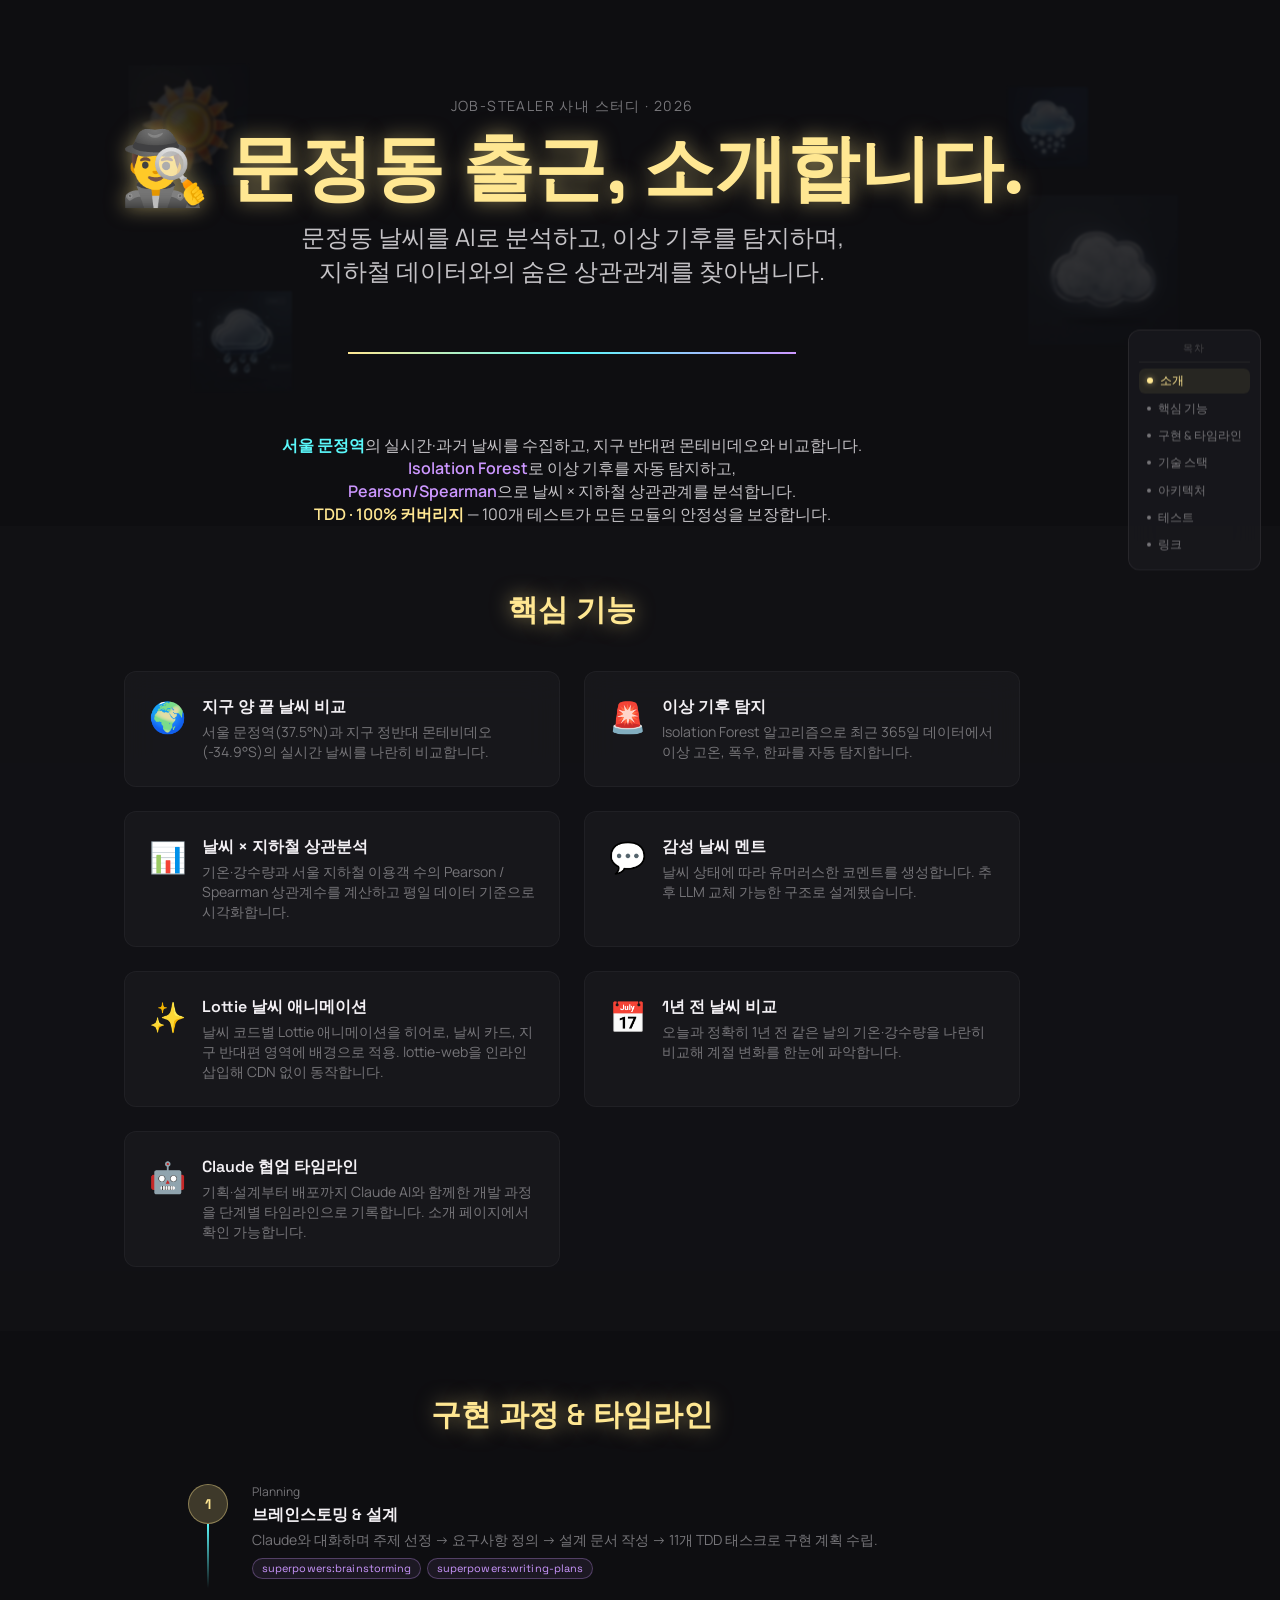
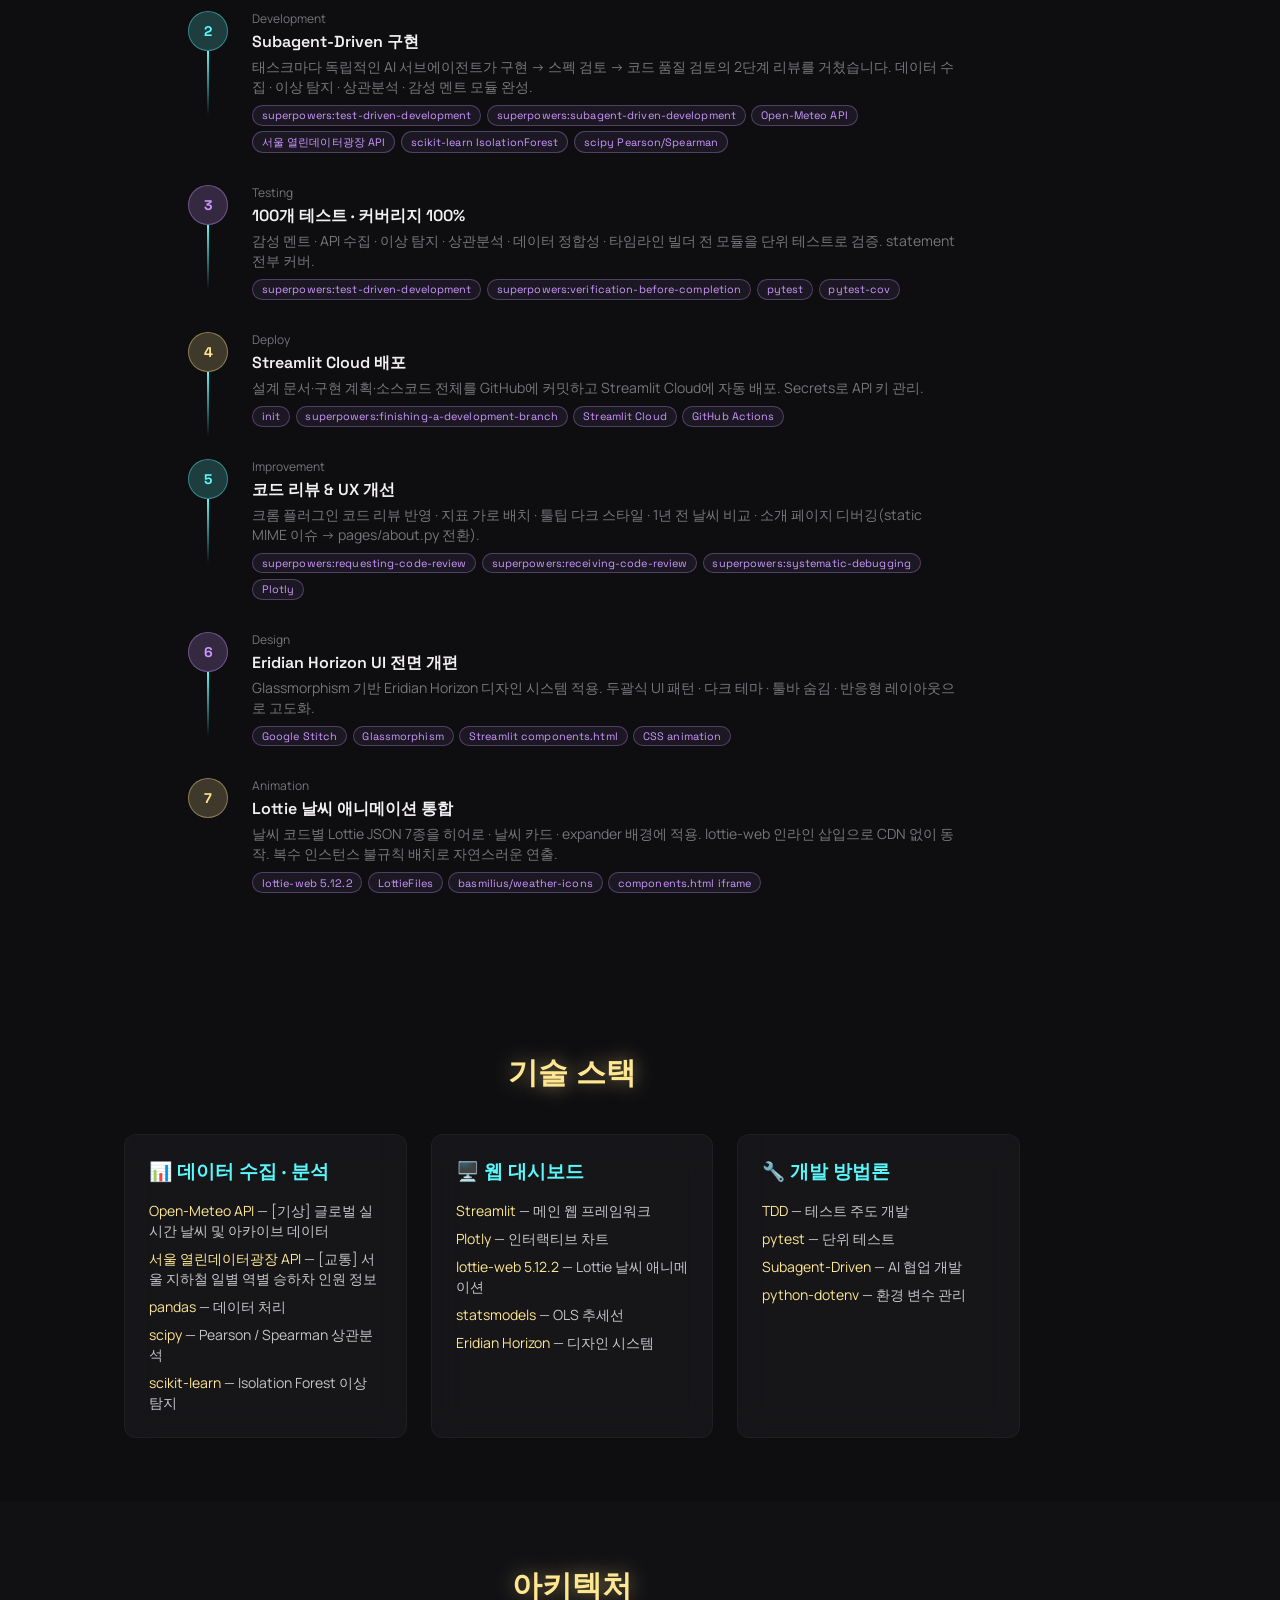
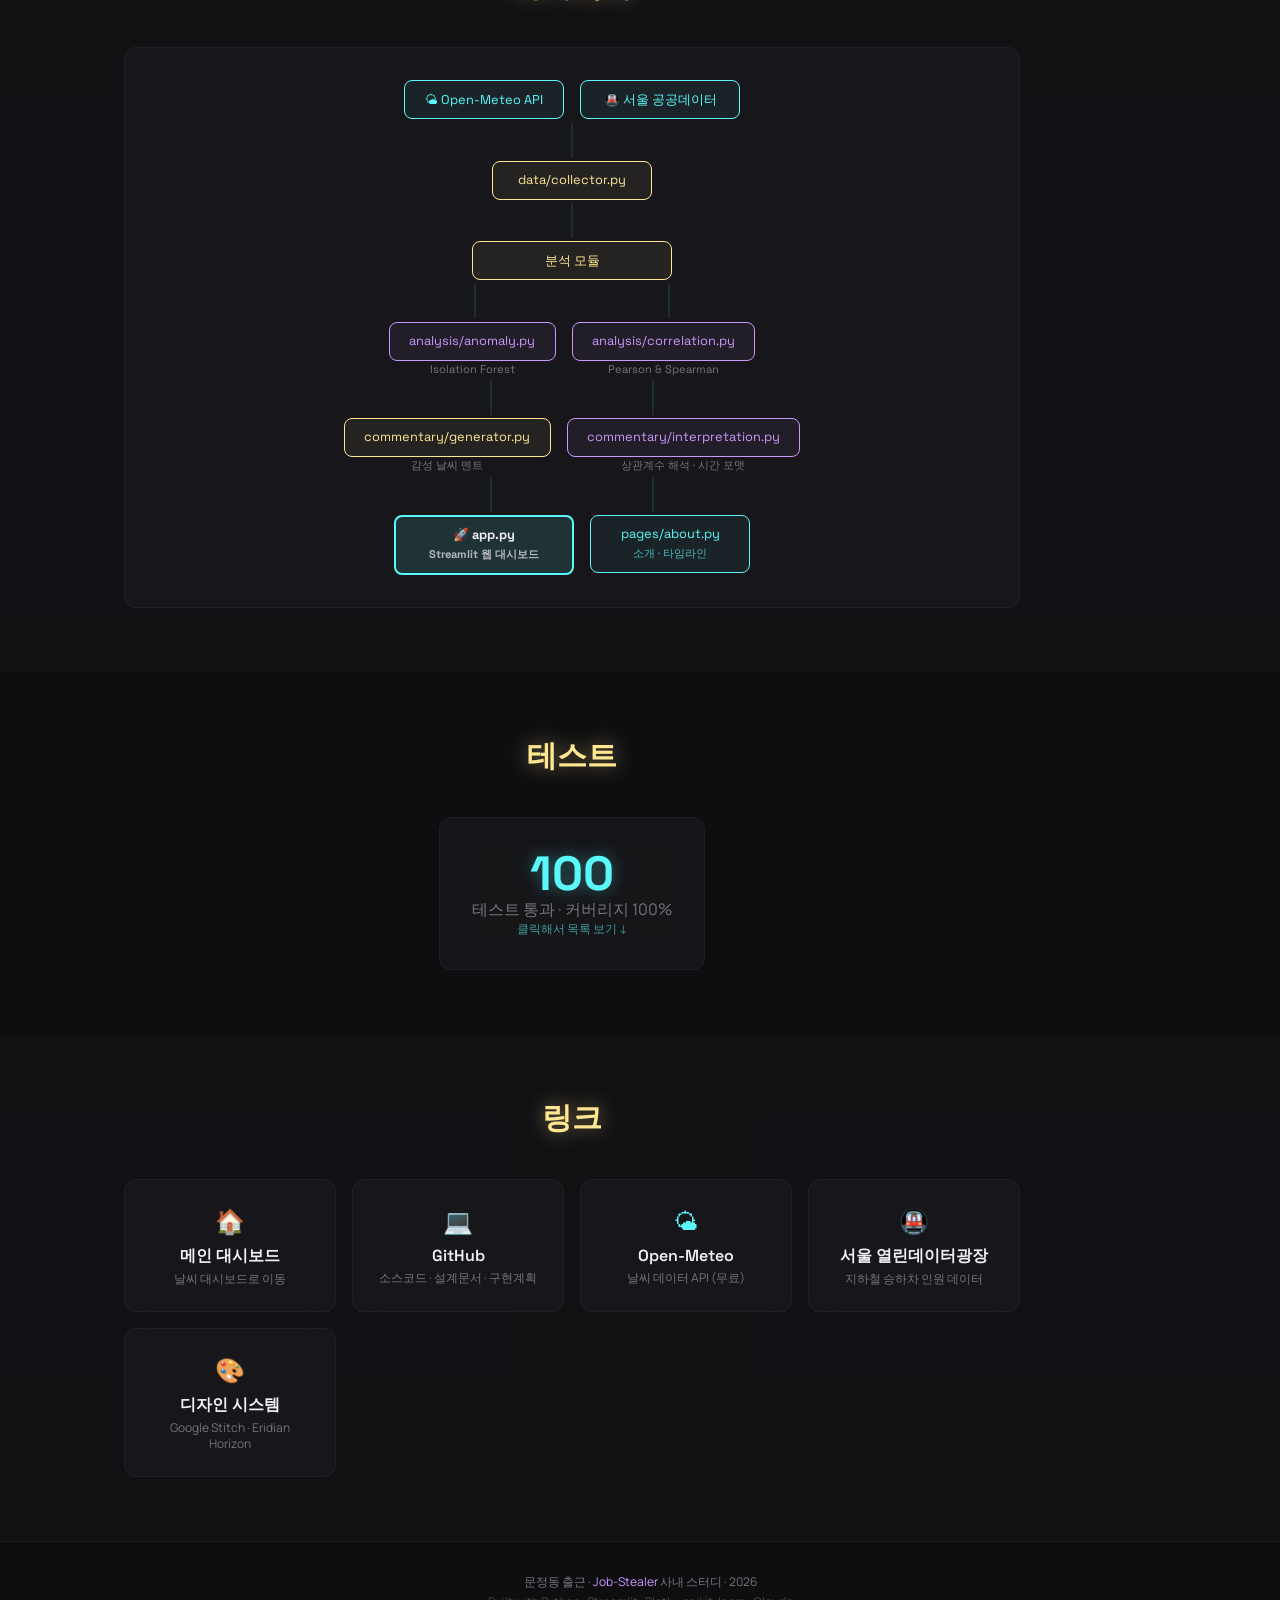
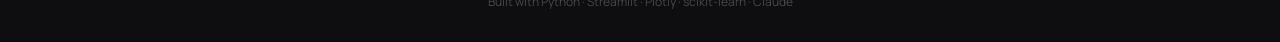
<file: static/about.html>
<!DOCTYPE html>
<html lang="ko" class="dark">

<head>
  <meta charset="utf-8" />
  <meta name="viewport" content="width=device-width, initial-scale=1.0" />
  <title>🌌 프로젝트 소개 페이지</title>
  <link rel="icon" href="favicon.png" />
  <link
    href="https://fonts.googleapis.com/css2?family=Space+Grotesk:wght@300;400;500;600;700&family=Manrope:wght@300;400;500;600;700&display=swap"
    rel="stylesheet" />
  <style>
    *,
    *::before,
    *::after {
      box-sizing: border-box;
      margin: 0;
      padding: 0;
    }

    ul {
      list-style: none;
    }

    body {
      background-color: #0e0e11;
      color: #f3f0f4;
      font-family: 'Manrope', 'Apple SD Gothic Neo', 'Malgun Gothic', sans-serif;
      min-height: 100vh;
    }

    h1,
    h2,
    h3,
    h4 {
      font-family: 'Space Grotesk', 'Apple SD Gothic Neo', 'Malgun Gothic', sans-serif;
    }

    a {
      color: #5af8fb;
      text-decoration: none;
    }

    a:hover {
      text-decoration: underline;
    }

    .glow-gold {
      text-shadow: 0 0 20px rgba(255, 231, 146, .5);
    }

    .glow-cyan {
      text-shadow: 0 0 16px rgba(90, 248, 251, .4);
    }

    .glow-purple {
      text-shadow: 0 0 16px rgba(204, 151, 255, .4);
    }

    .glass {
      background: rgba(31, 31, 35, .5);
      backdrop-filter: blur(16px);
      -webkit-backdrop-filter: blur(16px);
      border: 1px solid rgba(72, 71, 75, .2);
    }

    .gradient-line {
      background: linear-gradient(90deg, #ffe792, #5af8fb, #cc97ff);
      height: 2px;
      border: none;
    }

    .step-connector {
      width: 2px;
      background: linear-gradient(180deg, #5af8fb, transparent);
      margin: 0 auto;
    }

    /* Layout */
    .min-h-screen {
      min-height: 100vh
    }

    .relative {
      position: relative
    }

    .absolute {
      position: absolute
    }

    .inset-0 {
      top: 0;
      right: 0;
      bottom: 0;
      left: 0
    }

    .overflow-hidden {
      overflow: hidden
    }

    .overflow-x-auto {
      overflow-x: auto
    }

    .pointer-events-none {
      pointer-events: none
    }

    .block {
      display: block
    }

    .inline-block {
      display: inline-block
    }

    /* Flex */
    .flex {
      display: flex
    }

    .flex-col {
      flex-direction: column
    }

    .flex-wrap {
      flex-wrap: wrap
    }

    .flex-shrink-0 {
      flex-shrink: 0
    }

    .items-center {
      align-items: center
    }

    .justify-center {
      justify-content: center
    }

    .gap-4 {
      gap: 1rem
    }

    .gap-6 {
      gap: 1.5rem
    }

    /* Grid */
    .grid {
      display: grid
    }

    .grid-cols-1 {
      grid-template-columns: 1fr
    }

    .grid-cols-2 {
      grid-template-columns: repeat(2, 1fr)
    }

    /* Space */
    .space-y-0>*+* {
      margin-top: 0
    }

    .space-y-2>*+* {
      margin-top: .5rem
    }

    /* Size */
    .max-w-4xl {
      max-width: 56rem
    }

    .max-w-3xl {
      max-width: 48rem
    }

    .max-w-2xl {
      max-width: 42rem
    }

    .max-w-md {
      max-width: 28rem
    }

    .w-10 {
      width: 2.5rem
    }

    .h-10 {
      height: 2.5rem
    }

    .h-16 {
      height: 4rem
    }

    /* Margin */
    .mx-auto {
      margin-left: auto;
      margin-right: auto
    }

    .mt-1 {
      margin-top: .25rem
    }

    .mt-16 {
      margin-top: 4rem
    }

    .mb-1 {
      margin-bottom: .25rem
    }

    .mb-2 {
      margin-bottom: .5rem
    }

    .mb-4 {
      margin-bottom: 1rem
    }

    .mb-8 {
      margin-bottom: 2rem
    }

    .mb-10 {
      margin-bottom: 2.5rem
    }

    .mb-12 {
      margin-bottom: 3rem
    }

    /* Padding */
    .pt-24 {
      padding-top: 6rem
    }

    .pb-20 {
      padding-bottom: 5rem
    }

    .pb-8 {
      padding-bottom: 2rem
    }

    .px-6 {
      padding-left: 1.5rem;
      padding-right: 1.5rem
    }

    .py-16 {
      padding-top: 4rem;
      padding-bottom: 4rem
    }

    .py-8 {
      padding-top: 2rem;
      padding-bottom: 2rem
    }

    .p-6 {
      padding: 1.5rem
    }

    .p-8 {
      padding: 2rem
    }

    /* Typography */
    .text-center {
      text-align: center
    }

    .text-5xl {
      font-size: 3rem;
      line-height: 1
    }

    .text-4xl {
      font-size: 2.25rem
    }

    .text-3xl {
      font-size: 1.875rem
    }

    .text-2xl {
      font-size: 1.5rem
    }

    .text-xl {
      font-size: 1.25rem
    }

    .text-sm {
      font-size: .875rem;
      line-height: 1.25rem
    }

    .text-xs {
      font-size: .75rem;
      line-height: 1rem
    }

    .font-bold {
      font-weight: 700
    }

    .font-semibold {
      font-weight: 600
    }

    .font-medium {
      font-weight: 500
    }

    .font-headline {
      font-family: 'Space Grotesk', 'Apple SD Gothic Neo', 'Malgun Gothic', sans-serif
    }

    .font-body {
      font-family: 'Manrope', 'Apple SD Gothic Neo', 'Malgun Gothic', sans-serif
    }

    .tracking-widest {
      letter-spacing: .1em
    }

    .uppercase {
      text-transform: uppercase
    }

    /* Colors */
    .text-primary {
      color: #ffe792
    }

    .text-secondary {
      color: #5af8fb
    }

    .text-tertiary {
      color: #cc97ff
    }

    .text-on-surface {
      color: #f3f0f4
    }

    .text-muted {
      color: #767579
    }

    .text-on-surface\/80 {
      color: rgba(243, 240, 244, .8)
    }

    .bg-surface\/30 {
      background-color: rgba(25, 25, 29, .3)
    }

    .bg-primary\/10 {
      background-color: rgba(255, 231, 146, .1)
    }

    .bg-primary\/20 {
      background-color: rgba(255, 231, 146, .2)
    }

    .bg-secondary\/20 {
      background-color: rgba(90, 248, 251, .2)
    }

    .bg-tertiary\/20 {
      background-color: rgba(204, 151, 255, .2)
    }

    /* Gradient */
    .bg-gradient-to-b {
      background-image: linear-gradient(to bottom, var(--tw-gradient-from, transparent), var(--tw-gradient-to, transparent))
    }

    .from-primary\/5 {
      --tw-gradient-from: rgba(255, 231, 146, .05)
    }

    .to-transparent {
      --tw-gradient-to: transparent
    }

    /* Borders */
    .border {
      border-width: 1px;
      border-style: solid
    }

    .border-t {
      border-top: 1px solid
    }

    .border-primary\/30 {
      border-color: rgba(255, 231, 146, .3)
    }

    .border-primary\/40 {
      border-color: rgba(255, 231, 146, .4)
    }

    .border-secondary\/40 {
      border-color: rgba(90, 248, 251, .4)
    }

    .border-tertiary\/40 {
      border-color: rgba(204, 151, 255, .4)
    }

    .border-outline\/30 {
      border-color: rgba(72, 71, 75, .3)
    }

    .rounded-full {
      border-radius: 9999px
    }

    .rounded-xl {
      border-radius: .75rem
    }

    /* Transitions & hover */
    .transition {
      transition: all 150ms ease
    }

    .hover\:bg-secondary\/5:hover {
      background-color: rgba(90, 248, 251, .05)
    }

    .hover\:bg-secondary\/10:hover {
      background-color: rgba(90, 248, 251, .1)
    }

    .hover\:bg-primary\/10:hover {
      background-color: rgba(255, 231, 146, .1)
    }

    .hover\:bg-primary\/20:hover {
      background-color: rgba(255, 231, 146, .2)
    }

    /* Responsive */
    @media(min-width:768px) {
      .md\:text-7xl {
        font-size: 4.5rem;
        line-height: 1
      }

      .md\:text-2xl {
        font-size: 1.5rem
      }

      .md\:grid-cols-2 {
        grid-template-columns: repeat(2, 1fr)
      }

      .md\:grid-cols-3 {
        grid-template-columns: repeat(3, 1fr)
      }

      .md\:grid-cols-4 {
        grid-template-columns: repeat(4, 1fr)
      }
    }

    /* Skill badge */
    .skill-badge {
      display: inline-block;
      font-size: .68rem;
      font-family: 'Space Grotesk', monospace;
      padding: .15rem .55rem;
      border-radius: 9999px;
      background: rgba(204, 151, 255, .08);
      border: 1px solid rgba(204, 151, 255, .3);
      color: #cc97ff;
      letter-spacing: .01em;
    }

    /* Timeline */
    .tl-list {
      display: flex;
      flex-direction: column;
      gap: 0;
    }

    .tl-item {
      display: flex;
      gap: 1rem;
    }

    .tl-spine {
      display: flex;
      flex-direction: column;
      align-items: center;
      flex-shrink: 0;
    }

    .tl-dot {
      width: 2rem;
      height: 2rem;
      border-radius: 9999px;
      background: rgba(90, 248, 251, .1);
      border: 1px solid rgba(90, 248, 251, .3);
      display: flex;
      align-items: center;
      justify-content: center;
      font-size: .9rem;
      flex-shrink: 0;
    }

    .tl-connector {
      width: 1px;
      background: rgba(90, 248, 251, .2);
      flex: 1;
      min-height: 1.5rem;
    }

    .tl-content {
      padding-bottom: 1.5rem;
      flex: 1;
    }

    .tl-meta {
      display: flex;
      align-items: center;
      gap: .5rem;
      margin-bottom: .25rem;
      flex-wrap: wrap;
    }

    .tl-date {
      font-size: .72rem;
      color: #767579;
      font-family: 'Space Grotesk', monospace;
    }

    .tl-badge {
      font-size: .68rem;
      font-family: 'Space Grotesk', monospace;
      padding: .1rem .5rem;
      border-radius: 9999px;
    }

    .tl-badge--planning {
      background: rgba(255, 231, 146, .08);
      border: 1px solid rgba(255, 231, 146, .3);
      color: #ffe792;
    }

    .tl-badge--dev {
      background: rgba(90, 248, 251, .08);
      border: 1px solid rgba(90, 248, 251, .3);
      color: #5af8fb;
    }

    .tl-badge--design {
      background: rgba(204, 151, 255, .08);
      border: 1px solid rgba(204, 151, 255, .3);
      color: #cc97ff;
    }

    .tl-badge--fix {
      background: rgba(255, 115, 81, .08);
      border: 1px solid rgba(255, 115, 81, .3);
      color: #ff7351;
    }

    .tl-badge--deploy {
      background: rgba(90, 248, 251, .08);
      border: 1px solid rgba(90, 248, 251, .3);
      color: #5af8fb;
    }

    .tl-badge--other {
      background: rgba(118, 117, 121, .08);
      border: 1px solid rgba(118, 117, 121, .3);
      color: #767579;
    }

    .tl-msg {
      font-size: .85rem;
      color: rgba(243, 240, 244, .8);
      line-height: 1.5;
    }

    /* ── 모달 (테스트 목록) ── */
    .modal-overlay {
      position: absolute;
      inset: 0;
      min-height: 100vh;
      background: rgba(14, 14, 17, 0.8);
      backdrop-filter: blur(8px);
      -webkit-backdrop-filter: blur(8px);
      z-index: 9999;
      display: flex;
      align-items: center;
      justify-content: center;
      opacity: 0;
      pointer-events: none;
      transition: opacity 0.3s ease;
    }

    .modal-overlay.active {
      opacity: 1;
      pointer-events: auto;
    }

    .modal-content {
      width: 90%;
      max-width: 650px;
      max-height: 85vh;
      display: flex;
      flex-direction: column;
      transform: translateY(20px);
      transition: transform 0.3s ease;
      background: rgba(25, 25, 29, 0.95);
      backdrop-filter: blur(16px);
      -webkit-backdrop-filter: blur(16px);
      border: 1px solid rgba(90, 248, 251, 0.2);
      border-radius: 1rem;
      box-shadow: 0 20px 50px rgba(0, 0, 0, 0.7);
    }

    .modal-overlay.active .modal-content {
      transform: translateY(0);
    }

    .modal-header {
      display: flex;
      justify-content: space-between;
      align-items: center;
      padding: 1.5rem 1.5rem 1rem;
      border-bottom: 1px solid rgba(72, 71, 75, 0.3);
    }

    .modal-body {
      overflow-y: auto;
      padding: 1rem 1.5rem 1.5rem;
      flex: 1;
    }

    .modal-body::-webkit-scrollbar {
      width: 6px;
    }

    .modal-body::-webkit-scrollbar-thumb {
      background: rgba(90, 248, 251, 0.3);
      border-radius: 3px;
    }

    .modal-close {
      background: transparent;
      border: none;
      color: #767579;
      font-size: 1.8rem;
      cursor: pointer;
      transition: color 0.2s;
      line-height: 1;
      padding: 0.2rem 0.5rem;
      border-radius: 0.25rem;
    }

    .modal-close:hover {
      color: #f3f0f4;
      background: rgba(243, 240, 244, 0.05);
    }

    .test-group {
      margin-top: .75rem;
    }

    .test-group-title {
      font-size: .68rem;
      font-family: 'Space Grotesk', monospace;
      color: #767579;
      margin-bottom: .3rem;
      text-transform: uppercase;
      letter-spacing: .05em;
    }

    .test-item {
      font-size: .72rem;
      color: rgba(243, 240, 244, .65);
      font-family: 'Space Grotesk', monospace;
      padding: .12rem 0;
      display: flex;
      gap: .5rem;
      align-items: baseline;
    }

    .test-dot {
      color: #5af8fb;
      flex-shrink: 0;
    }

    .test-desc {
      color: #767579;
    }

    /* ── 플로팅 목차 ── */
    .floating-toc {
      position: fixed;
      right: 1.2rem;
      top: 50%;
      transform: translateY(-50%);
      z-index: 1000;
      background: rgba(25, 25, 29, 0.88);
      backdrop-filter: blur(16px);
      -webkit-backdrop-filter: blur(16px);
      border: 1px solid rgba(72, 71, 75, 0.35);
      border-radius: 0.75rem;
      padding: 0.75rem 0.625rem;
      display: flex;
      flex-direction: column;
      gap: 0.15rem;
    }

    .toc-title {
      font-family: 'Space Grotesk', monospace;
      font-size: 0.6rem;
      color: #48474b;
      letter-spacing: 0.1em;
      text-transform: uppercase;
      text-align: center;
      padding-bottom: 0.4rem;
      border-bottom: 1px solid rgba(72, 71, 75, 0.3);
      margin-bottom: 0.2rem;
    }

    .toc-link {
      display: flex;
      align-items: center;
      gap: 0.45rem;
      padding: 0.28rem 0.5rem;
      border-radius: 0.375rem;
      font-size: 0.72rem;
      font-family: 'Manrope', sans-serif;
      color: #767579;
      text-decoration: none;
      transition: all 150ms ease;
      white-space: nowrap;
    }

    .toc-link:hover {
      color: #acaaae;
      background: rgba(72, 71, 75, 0.2);
      text-decoration: none;
    }

    .toc-link.toc-active {
      color: #ffe792;
      background: rgba(255, 231, 146, 0.07);
    }

    .toc-dot {
      width: 4px;
      height: 4px;
      border-radius: 50%;
      background: currentColor;
      flex-shrink: 0;
      transition: all 150ms ease;
    }

    .toc-link.toc-active .toc-dot {
      width: 6px;
      height: 6px;
      box-shadow: 0 0 6px rgba(255, 231, 146, 0.6);
    }


    /* Scroll Reveal */
    .reveal {
      opacity: 0;
      transform: translateY(30px);
      transition: all 0.8s cubic-bezier(0.25, 0.46, 0.45, 0.94);
    }

    .reveal.active {
      opacity: 1;
      transform: translateY(0);
    }

    /* Holographic Hover */
    .glass {
      transition: transform 0.3s ease, box-shadow 0.3s ease, background 0.3s ease;
    }

    .hover-hologram:hover {
      transform: translateY(-5px) scale(1.02);
      box-shadow: 0 10px 40px -10px rgba(90, 248, 251, 0.15), 0 0 20px rgba(204, 151, 255, 0.1), inset 0 0 0 1px rgba(90, 248, 251, 0.2);
      background: rgba(31, 31, 35, 0.7);
    }

    /* Animated Data Flow Pipes */
    .pipe {
      width: 2px;
      height: 35px;
      background: rgba(90, 248, 251, 0.1);
      margin: 0.2rem auto;
      position: relative;
      overflow: hidden;
    }

    .pipe::before {
      content: '';
      position: absolute;
      top: -100%;
      left: 0;
      width: 100%;
      height: 100%;
      background: linear-gradient(to bottom, transparent, #5af8fb, #ffe792, transparent);
      animation: pulse-flow 1.5s infinite linear;
    }

    @keyframes pulse-flow {
      0% {
        top: -100%;
      }

      100% {
        top: 100%;
      }
    }

    .pulse-node {
      animation: glow-pulse 2s infinite alternate;
    }

    @keyframes glow-pulse {
      0% {
        box-shadow: 0 0 5px rgba(90, 248, 251, 0.2);
      }

      100% {
        box-shadow: 0 0 20px rgba(90, 248, 251, 0.6);
      }
    }

    /* ── 히어로 플로팅 아이콘 ── */
    .hero-bg-icons {
      position: absolute;
      inset: 0;
      z-index: 0;
      pointer-events: none;
      overflow: hidden;
    }

    .floating-icon {
      position: absolute;
      opacity: 0.15;
      filter: blur(1px);
      animation: hero-float 10s infinite ease-in-out;
    }

    @keyframes hero-float {

      0%,
      100% {
        transform: translateY(0) rotate(0);
      }

      50% {
        transform: translateY(-30px) rotate(5deg);
      }
    }

    .icon-sun {
      top: 15%;
      left: 10%;
      width: 120px;
      animation-duration: 12s;
    }

    .icon-cloud {
      top: 45%;
      right: 8%;
      width: 150px;
      animation-duration: 15s;
      animation-delay: -2s;
    }

    .icon-rain {
      bottom: 10%;
      left: 15%;
      width: 100px;
      animation-duration: 9s;
      animation-delay: -5s;
    }

    .icon-snow {
      top: 20%;
      right: 15%;
      width: 80px;
      animation-duration: 11s;
      animation-delay: -3s;
    }

    @media (min-width: 901px) {
      section {
        padding-right: 10rem !important;
      }
    }

    @media (max-width: 900px) {
      .floating-toc {
        display: none;
      }

      .floating-icon {
        width: 60px !important;
        opacity: 0.1;
      }
    }

    /* ── 모바일 반응형 ──────────────────────────────────────── */
    @media (max-width: 640px) {

      /* 히어로 */
      #hero {
        padding-top: 3rem;
        padding-bottom: 3rem;
      }

      #hero h1 {
        font-size: 2rem;
      }

      #hero p {
        font-size: 1rem;
      }

      /* 아키텍처 노드 */
      .arch-node {
        min-width: 120px;
        font-size: .72rem;
        padding: .5rem .8rem;
      }

      .arch-row {
        gap: .5rem;
        flex-wrap: wrap;
        justify-content: center;
      }

      /* 아키텍처 분기 파이프 간격 축소 */
      .arch-fork-pipes {
        gap: 4rem !important;
      }

      /* 모달 */
      .modal-content {
        width: 95vw !important;
        padding: 0;
      }

      .modal-header,
      .modal-body {
        padding: 1rem !important;
      }

      /* 공통 섹션 패딩 */
      section {
        padding-left: 1rem !important;
        padding-right: 1rem !important;
      }

      /* 타임라인 아이콘 */
      .w-10 {
        width: 2rem;
        height: 2rem;
      }
    }
  </style>
</head>

<body class="min-h-screen">

  <!-- ── 히어로 ───────────────────────────────────────────── -->
  <section id="hero" class="relative overflow-hidden pt-24 pb-20 px-6 text-center">
    <div class="absolute inset-0 bg-gradient-to-b from-primary/10 to-transparent pointer-events-none"></div>

    <!-- 배경 아이콘 레이어 -->
    <div class="hero-bg-icons">
      <img src="../assets/icons/sunny.png" class="floating-icon icon-sun" alt="">
      <img src="../assets/icons/cloudy.png" class="floating-icon icon-cloud" alt="">
      <img src="../assets/icons/rainy.png" class="floating-icon icon-rain" alt="">
      <img src="../assets/icons/snowy.png" class="floating-icon icon-snow" alt="">
    </div>

    <div class="relative z-10">
      <p class="text-muted font-body text-sm tracking-widest uppercase mb-4">Job-Stealer 사내 스터디 · 2026</p>
      <h1 class="text-5xl md:text-7xl font-headline font-bold text-primary glow-gold mb-4">🕵️‍♂️ 문정동 출근, 소개합니다.</h1>
      <p class="text-xl md:text-2xl text-on-surface/80 font-body max-w-2xl mx-auto mb-8">
        문정동 날씨를 AI로 분석하고, 이상 기후를 탐지하며,<br />지하철 데이터와의 숨은 상관관계를 찾아냅니다.
      </p>
      <hr class="gradient-line max-w-md mx-auto mt-16" />
    </div>
  </section>

  <!-- ── 시스템 소개 ──────────────────────────────────────── -->
  <section class="py-12 px-6">
    <div class="max-w-3xl mx-auto text-center reveal">
      <p class="text-on-surface/80 text-base font-body leading-relaxed">
        <span style="color:#5af8fb;font-weight:600;">서울 문정역</span>의 실시간·과거 날씨를 수집하고, 지구 반대편 몬테비데오와 비교합니다.<br />
        <span style="color:#cc97ff;font-weight:600;">Isolation Forest</span>로 이상 기후를 자동 탐지하고,<br />
        <span style="color:#cc97ff;font-weight:600;">Pearson/Spearman</span>으로 날씨 × 지하철 상관관계를 분석합니다.<br />
        <span style="color:#ffe792;font-weight:600;">TDD · 100% 커버리지</span> — 100개 테스트가 모든 모듈의 안정성을 보장합니다.
      </p>
    </div>
  </section>

  <!-- ── 핵심 기능 ──────────────────────────────────────────── -->
  <section id="features" class="py-16 px-6 bg-surface/30">
    <div class="max-w-4xl mx-auto">
      <h2 class="text-3xl font-headline font-semibold text-primary glow-gold mb-10 text-center">핵심 기능</h2>
      <div class="grid grid-cols-1 md:grid-cols-2 gap-6">

        <div class="glass rounded-xl p-6 flex gap-4 reveal hover-hologram">
          <span class="text-3xl">🌍</span>
          <div>
            <h4 class="font-headline font-semibold text-on-surface mb-1">지구 양 끝 날씨 비교</h4>
            <p class="text-sm text-muted">서울 문정역(37.5°N)과 지구 정반대 몬테비데오(-34.9°S)의 실시간 날씨를 나란히 비교합니다.</p>
          </div>
        </div>

        <div class="glass rounded-xl p-6 flex gap-4 reveal hover-hologram">
          <span class="text-3xl">🚨</span>
          <div>
            <h4 class="font-headline font-semibold text-on-surface mb-1">이상 기후 탐지</h4>
            <p class="text-sm text-muted">Isolation Forest 알고리즘으로 최근 365일 데이터에서 이상 고온, 폭우, 한파를 자동 탐지합니다.</p>
          </div>
        </div>

        <div class="glass rounded-xl p-6 flex gap-4 reveal hover-hologram">
          <span class="text-3xl">📊</span>
          <div>
            <h4 class="font-headline font-semibold text-on-surface mb-1">날씨 × 지하철 상관분석</h4>
            <p class="text-sm text-muted">기온·강수량과 서울 지하철 이용객 수의 Pearson / Spearman 상관계수를 계산하고 평일 데이터 기준으로 시각화합니다.</p>
          </div>
        </div>

        <div class="glass rounded-xl p-6 flex gap-4 reveal hover-hologram">
          <span class="text-3xl">💬</span>
          <div>
            <h4 class="font-headline font-semibold text-on-surface mb-1">감성 날씨 멘트</h4>
            <p class="text-sm text-muted">날씨 상태에 따라 유머러스한 코멘트를 생성합니다. 추후 LLM 교체 가능한 구조로 설계됐습니다.</p>
          </div>
        </div>

        <div class="glass rounded-xl p-6 flex gap-4 reveal hover-hologram">
          <span class="text-3xl">✨</span>
          <div>
            <h4 class="font-headline font-semibold text-on-surface mb-1">Lottie 날씨 애니메이션</h4>
            <p class="text-sm text-muted">날씨 코드별 Lottie 애니메이션을 히어로, 날씨 카드, 지구 반대편 영역에 배경으로 적용. lottie-web을 인라인 삽입해 CDN
              없이 동작합니다.</p>
          </div>
        </div>

        <div class="glass rounded-xl p-6 flex gap-4 reveal hover-hologram">
          <span class="text-3xl">📅</span>
          <div>
            <h4 class="font-headline font-semibold text-on-surface mb-1">1년 전 날씨 비교</h4>
            <p class="text-sm text-muted">오늘과 정확히 1년 전 같은 날의 기온·강수량을 나란히 비교해 계절 변화를 한눈에 파악합니다.</p>
          </div>
        </div>

        <div class="glass rounded-xl p-6 flex gap-4 reveal hover-hologram">
          <span class="text-3xl">🤖</span>
          <div>
            <h4 class="font-headline font-semibold text-on-surface mb-1">Claude 협업 타임라인</h4>
            <p class="text-sm text-muted">기획·설계부터 배포까지 Claude AI와 함께한 개발 과정을 단계별 타임라인으로 기록합니다. 소개 페이지에서 확인 가능합니다.</p>
          </div>
        </div>

      </div>
    </div>
  </section>

  <!-- ── 구현 과정 & 타임라인 ────────────────────────────────── -->
  <section id="timeline" class="py-16 px-6">
    <div class="max-w-3xl mx-auto">
      <h2 class="text-3xl font-headline font-semibold text-primary glow-gold mb-12 text-center">구현 과정 & 타임라인</h2>
      <div class="space-y-0">

        <div class="flex gap-6 reveal">
          <div class="flex flex-col items-center">
            <div
              class="w-10 h-10 rounded-full bg-primary/20 border border-primary/40 flex items-center justify-center text-primary font-headline font-bold text-sm flex-shrink-0">
              1</div>
            <div class="step-connector h-16 flex-shrink-0"></div>
          </div>
          <div class="pb-8">
            <p class="text-xs text-muted mb-1 font-body">Planning</p>
            <h4 class="font-headline font-semibold text-on-surface mb-1">브레인스토밍 & 설계</h4>
            <p class="text-sm text-muted">Claude와 대화하며 주제 선정 → 요구사항 정의 → 설계 문서 작성 → 11개 TDD 태스크로 구현 계획 수립.</p>
            <div style="margin-top:.5rem;display:flex;flex-wrap:wrap;gap:.35rem;">
              <span class="skill-badge">superpowers:brainstorming</span>
              <span class="skill-badge">superpowers:writing-plans</span>
            </div>
          </div>
        </div>

        <div class="flex gap-6 reveal">
          <div class="flex flex-col items-center">
            <div
              class="w-10 h-10 rounded-full bg-secondary/20 border border-secondary/40 flex items-center justify-center text-secondary font-headline font-bold text-sm flex-shrink-0">
              2</div>
            <div class="step-connector h-16 flex-shrink-0"></div>
          </div>
          <div class="pb-8">
            <p class="text-xs text-muted mb-1 font-body">Development</p>
            <h4 class="font-headline font-semibold text-on-surface mb-1">Subagent-Driven 구현</h4>
            <p class="text-sm text-muted">태스크마다 독립적인 AI 서브에이전트가 구현 → 스펙 검토 → 코드 품질 검토의 2단계 리뷰를 거쳤습니다. 데이터 수집 · 이상 탐지 ·
              상관분석 · 감성 멘트 모듈 완성.</p>
            <div style="margin-top:.5rem;display:flex;flex-wrap:wrap;gap:.35rem;">
              <span class="skill-badge">superpowers:test-driven-development</span>
              <span class="skill-badge">superpowers:subagent-driven-development</span>
              <span class="skill-badge">Open-Meteo API</span>
              <span class="skill-badge">서울 열린데이터광장 API</span>
              <span class="skill-badge">scikit-learn IsolationForest</span>
              <span class="skill-badge">scipy Pearson/Spearman</span>
            </div>
          </div>
        </div>

        <div class="flex gap-6 reveal">
          <div class="flex flex-col items-center">
            <div
              class="w-10 h-10 rounded-full bg-tertiary/20 border border-tertiary/40 flex items-center justify-center text-tertiary font-headline font-bold text-sm flex-shrink-0">
              3</div>
            <div class="step-connector h-16 flex-shrink-0"></div>
          </div>
          <div class="pb-8">
            <p class="text-xs text-muted mb-1 font-body">Testing</p>
            <h4 class="font-headline font-semibold text-on-surface mb-1">100개 테스트 · 커버리지 100%</h4>
            <p class="text-sm text-muted">감성 멘트 · API 수집 · 이상 탐지 · 상관분석 · 데이터 정합성 · 타임라인 빌더 전 모듈을 단위 테스트로 검증. statement
              전부 커버.</p>
            <div style="margin-top:.5rem;display:flex;flex-wrap:wrap;gap:.35rem;">
              <span class="skill-badge">superpowers:test-driven-development</span>
              <span class="skill-badge">superpowers:verification-before-completion</span>
              <span class="skill-badge">pytest</span>
              <span class="skill-badge">pytest-cov</span>
            </div>
          </div>
        </div>

        <div class="flex gap-6 reveal">
          <div class="flex flex-col items-center">
            <div
              class="w-10 h-10 rounded-full bg-primary/20 border border-primary/40 flex items-center justify-center text-primary font-headline font-bold text-sm flex-shrink-0">
              4</div>
            <div class="step-connector h-16 flex-shrink-0"></div>
          </div>
          <div class="pb-8">
            <p class="text-xs text-muted mb-1 font-body">Deploy</p>
            <h4 class="font-headline font-semibold text-on-surface mb-1">Streamlit Cloud 배포</h4>
            <p class="text-sm text-muted">설계 문서·구현 계획·소스코드 전체를 GitHub에 커밋하고 Streamlit Cloud에 자동 배포. Secrets로 API 키 관리.
            </p>
            <div style="margin-top:.5rem;display:flex;flex-wrap:wrap;gap:.35rem;">
              <span class="skill-badge">init</span>
              <span class="skill-badge">superpowers:finishing-a-development-branch</span>
              <span class="skill-badge">Streamlit Cloud</span>
              <span class="skill-badge">GitHub Actions</span>
            </div>
          </div>
        </div>

        <div class="flex gap-6 reveal">
          <div class="flex flex-col items-center">
            <div
              class="w-10 h-10 rounded-full bg-secondary/20 border border-secondary/40 flex items-center justify-center text-secondary font-headline font-bold text-sm flex-shrink-0">
              5</div>
            <div class="step-connector h-16 flex-shrink-0"></div>
          </div>
          <div class="pb-8">
            <p class="text-xs text-muted mb-1 font-body">Improvement</p>
            <h4 class="font-headline font-semibold text-on-surface mb-1">코드 리뷰 & UX 개선</h4>
            <p class="text-sm text-muted">크롬 플러그인 코드 리뷰 반영 · 지표 가로 배치 · 툴팁 다크 스타일 · 1년 전 날씨 비교 · 소개 페이지 디버깅(static MIME
              이슈 → pages/about.py 전환).</p>
            <div style="margin-top:.5rem;display:flex;flex-wrap:wrap;gap:.35rem;">
              <span class="skill-badge">superpowers:requesting-code-review</span>
              <span class="skill-badge">superpowers:receiving-code-review</span>
              <span class="skill-badge">superpowers:systematic-debugging</span>
              <span class="skill-badge">Plotly</span>
            </div>
          </div>
        </div>

        <div class="flex gap-6 reveal">
          <div class="flex flex-col items-center">
            <div
              class="w-10 h-10 rounded-full bg-tertiary/20 border border-tertiary/40 flex items-center justify-center text-tertiary font-headline font-bold text-sm flex-shrink-0">
              6</div>
            <div class="step-connector h-16 flex-shrink-0"></div>
          </div>
          <div class="pb-8">
            <p class="text-xs text-muted mb-1 font-body">Design</p>
            <h4 class="font-headline font-semibold text-on-surface mb-1">Eridian Horizon UI 전면 개편</h4>
            <p class="text-sm text-muted">Glassmorphism 기반 Eridian Horizon 디자인 시스템 적용. 두괄식 UI 패턴 · 다크 테마 · 툴바 숨김 · 반응형
              레이아웃으로 고도화.</p>
            <div style="margin-top:.5rem;display:flex;flex-wrap:wrap;gap:.35rem;">
              <span class="skill-badge">Google Stitch</span>
              <span class="skill-badge">Glassmorphism</span>
              <span class="skill-badge">Streamlit components.html</span>
              <span class="skill-badge">CSS animation</span>
            </div>
          </div>
        </div>

        <div class="flex gap-6 reveal">
          <div class="flex flex-col items-center">
            <div
              class="w-10 h-10 rounded-full bg-primary/20 border border-primary/40 flex items-center justify-center text-primary font-headline font-bold text-sm flex-shrink-0">
              7</div>
            <div class="w-10 h-10"></div>
          </div>
          <div class="pb-8">
            <p class="text-xs text-muted mb-1 font-body">Animation</p>
            <h4 class="font-headline font-semibold text-on-surface mb-1">Lottie 날씨 애니메이션 통합</h4>
            <p class="text-sm text-muted">날씨 코드별 Lottie JSON 7종을 히어로 · 날씨 카드 · expander 배경에 적용. lottie-web 인라인 삽입으로 CDN
              없이 동작. 복수 인스턴스 불규칙 배치로 자연스러운 연출.</p>
            <div style="margin-top:.5rem;display:flex;flex-wrap:wrap;gap:.35rem;">
              <span class="skill-badge">lottie-web 5.12.2</span>
              <span class="skill-badge">LottieFiles</span>
              <span class="skill-badge">basmilius/weather-icons</span>
              <span class="skill-badge">components.html iframe</span>
            </div>
          </div>
        </div>

      </div>

    </div>
  </section>

  <!-- ── 기술 스택 ──────────────────────────────────────────── -->
  <section id="tech-stack" class="py-16 px-6">
    <div class="max-w-4xl mx-auto">
      <h2 class="text-3xl font-headline font-semibold text-primary glow-gold mb-10 text-center">기술 스택</h2>
      <div class="grid grid-cols-1 md:grid-cols-3 gap-6">

        <div class="glass rounded-xl p-6 reveal hover-hologram">
          <h3 class="text-secondary font-headline font-semibold mb-4">📊 데이터 수집 · 분석</h3>
          <ul class="space-y-2 text-sm text-on-surface/80">
            <li><span class="text-primary">Open-Meteo API</span> — [기상] 글로벌 실시간 날씨 및 아카이브 데이터</li>
            <li><span class="text-primary">서울 열린데이터광장 API</span> — [교통] 서울 지하철 일별 역별 승하차 인원 정보</li>
            <li><span class="text-primary">pandas</span> — 데이터 처리</li>
            <li><span class="text-primary">scipy</span> — Pearson / Spearman 상관분석</li>
            <li><span class="text-primary">scikit-learn</span> — Isolation Forest 이상 탐지</li>
          </ul>
        </div>

        <div class="glass rounded-xl p-6 reveal hover-hologram">
          <h3 class="text-secondary font-headline font-semibold mb-4">🖥️ 웹 대시보드</h3>
          <ul class="space-y-2 text-sm text-on-surface/80">
            <li><span class="text-primary">Streamlit</span> — 메인 웹 프레임워크</li>
            <li><span class="text-primary">Plotly</span> — 인터랙티브 차트</li>
            <li><span class="text-primary">lottie-web 5.12.2</span> — Lottie 날씨 애니메이션</li>
            <li><span class="text-primary">statsmodels</span> — OLS 추세선</li>
            <li><span class="text-primary">Eridian Horizon</span> — 디자인 시스템</li>
          </ul>
        </div>

        <div class="glass rounded-xl p-6 reveal hover-hologram">
          <h3 class="text-secondary font-headline font-semibold mb-4">🔧 개발 방법론</h3>
          <ul class="space-y-2 text-sm text-on-surface/80">
            <li><span class="text-primary">TDD</span> — 테스트 주도 개발</li>
            <li><span class="text-primary">pytest</span> — 단위 테스트</li>
            <li><span class="text-primary">Subagent-Driven</span> — AI 협업 개발</li>
            <li><span class="text-primary">python-dotenv</span> — 환경 변수 관리</li>
          </ul>
        </div>

      </div>
    </div>
  </section>

  <!-- ── 아키텍처 ──────────────────────────────────────────── -->
  <section id="architecture" class="py-16 px-6 bg-surface/30">
    <div class="max-w-4xl mx-auto">
      <h2 class="text-3xl font-headline font-semibold text-primary glow-gold mb-10 text-center">아키텍처</h2>
      <div class="glass rounded-xl p-8 overflow-x-auto reveal hover-hologram">
        <style>
          .arch {
            display: flex;
            flex-direction: column;
            align-items: center;
            gap: 0;
            font-family: 'Space Grotesk', 'Malgun Gothic', sans-serif;
          }

          .arch-row {
            display: flex;
            gap: 1rem;
            justify-content: center;
          }

          .arch-node {
            padding: .6rem 1.2rem;
            border-radius: .5rem;
            text-align: center;
            font-size: .8rem;
            min-width: 160px;
            line-height: 1.4;
          }

          .arch-node small {
            display: block;
            font-size: .7rem;
            opacity: .7;
            margin-top: .2rem;
          }

          .n-data {
            background: rgba(90, 248, 251, .06);
            border: 1px solid #5af8fb;
            color: #5af8fb;
          }

          .n-process {
            background: rgba(255, 231, 146, .06);
            border: 1px solid #ffe792;
            color: #ffe792;
          }

          .n-logic {
            background: rgba(204, 151, 255, .06);
            border: 1px solid #cc97ff;
            color: #cc97ff;
          }

          .n-app {
            background: rgba(90, 248, 251, .12);
            border: 2px solid #5af8fb;
            color: #f3f0f4;
            font-weight: 700;
          }

          .arch-arrow {
            color: #48474b;
            font-size: 1.1rem;
            line-height: 1.8;
            text-align: center;
          }

          .arch-label {
            font-size: .7rem;
            color: #767579;
            margin-top: .1rem;
          }

          .arch-split {
            display: flex;
            gap: 2rem;
            position: relative;
          }

          .arch-split::before {
            content: '';
            position: absolute;
            top: 0;
            left: 50%;
            transform: translateX(-50%);
            width: calc(100% - 160px);
            height: 1px;
            background: linear-gradient(90deg, transparent, #48474b, transparent);
          }
        </style>
        <div class="arch">
          <!-- 데이터 소스 -->
          <div class="arch-row">
            <div class="arch-node n-data">🌤 Open-Meteo API</div>
            <div class="arch-node n-data">🚇 서울 공공데이터</div>
          </div>
          <div class="pipe"></div>
          <!-- 수집 -->
          <div class="arch-row">
            <div class="arch-node n-process">data/collector.py</div>
          </div>
          <div class="pipe"></div>
          <!-- 분석 (분기) -->
          <div class="arch-row">
            <div style="text-align:center">
              <div class="arch-node n-process" style="min-width:200px">분석 모듈</div>
            </div>
          </div>
          <div class="arch-fork-pipes" style="display:flex;gap:12rem;justify-content:center;margin:0.2rem 0">
            <div class="pipe" style="margin:0;"></div>
            <div class="pipe" style="margin:0;"></div>
          </div>
          <div class="arch-row">
            <div>
              <div class="arch-node n-logic">analysis/anomaly.py</div>
              <div class="arch-label" style="text-align:center">Isolation Forest</div>
            </div>
            <div>
              <div class="arch-node n-logic">analysis/correlation.py</div>
              <div class="arch-label" style="text-align:center">Pearson &amp; Spearman</div>
            </div>
          </div>
          <!-- 코멘터리 분기 -->
          <div class="arch-fork-pipes" style="display:flex;gap:10rem;justify-content:center;margin:0.2rem 0">
            <div class="pipe" style="margin:0;"></div>
            <div class="pipe" style="margin:0;"></div>
          </div>
          <div class="arch-row">
            <div>
              <div class="arch-node n-process">commentary/generator.py</div>
              <div class="arch-label" style="text-align:center">감성 날씨 멘트</div>
            </div>
            <div>
              <div class="arch-node n-logic">commentary/interpretation.py</div>
              <div class="arch-label" style="text-align:center">상관계수 해석 · 시간 포맷</div>
            </div>
          </div>
          <!-- 출력 분기 -->
          <div class="arch-fork-pipes" style="display:flex;gap:10rem;justify-content:center;margin:0.2rem 0">
            <div class="pipe" style="margin:0;"></div>
            <div class="pipe" style="margin:0;"></div>
          </div>
          <!-- 앱 -->
          <div class="arch-row">
            <div>
              <div class="arch-node n-app pulse-node" style="min-width:180px">🚀 app.py<small>Streamlit 웹 대시보드</small>
              </div>
            </div>
            <div>
              <div class="arch-node n-data">pages/about.py<small>소개 · 타임라인</small></div>
            </div>
          </div>
        </div>
      </div>
    </div>
  </section>


  <!-- ── 테스트 ──────────────────────────────────────────────── -->
  <section id="tests" class="py-16 px-6">
    <div class="max-w-4xl mx-auto">
      <h2 class="text-3xl font-headline font-semibold text-primary glow-gold mb-10 text-center">테스트</h2>
      <div class="flex justify-center">
        <a href="#test-modal" id="test-stats-card"
          class="glass rounded-xl p-8 text-center reveal hover-hologram block cursor-pointer"
          style="text-decoration:none;min-width:260px;">
          <p class="text-5xl font-headline font-bold text-secondary glow-cyan">100</p>
          <p class="text-muted mt-2">테스트 통과 · 커버리지 100%</p>
          <p class="text-xs mt-3" style="color:rgba(90,248,251,0.6);">클릭해서 목록 보기 ↓</p>
        </a>
      </div>
    </div>
  </section>

  <!-- ── 링크 ──────────────────────────────────────────────── -->
  <section id="links" class="py-16 px-6 bg-surface/30">
    <div class="max-w-4xl mx-auto text-center">
      <h2 class="text-3xl font-headline font-semibold text-primary glow-gold mb-10">링크</h2>
      <div class="grid grid-cols-1 md:grid-cols-4 gap-4">
        <a href="#" onclick="window.open('https://weather-project-jamie.streamlit.app/','_blank');return false;"
          class="glass rounded-xl p-6 hover:bg-primary/10 transition block reveal hover-hologram"
          style="text-decoration:none;cursor:pointer;">
          <p class="text-2xl mb-2">🏠</p>
          <p class="font-headline font-semibold text-on-surface">메인 대시보드</p>
          <p class="text-xs text-muted mt-1">날씨 대시보드로 이동</p>
        </a>
        <a href="https://github.com/jamieqa0/weather-project" target="_blank"
          class="glass rounded-xl p-6 hover:bg-secondary/5 transition block reveal hover-hologram">
          <p class="text-2xl mb-2">💻</p>
          <p class="font-headline font-semibold text-on-surface">GitHub</p>
          <p class="text-xs text-muted mt-1">소스코드 · 설계문서 · 구현계획</p>
        </a>
        <a href="https://open-meteo.com" target="_blank"
          class="glass rounded-xl p-6 hover:bg-secondary/5 transition block reveal hover-hologram">
          <p class="text-2xl mb-2">🌤</p>
          <p class="font-headline font-semibold text-on-surface">Open-Meteo</p>
          <p class="text-xs text-muted mt-1">날씨 데이터 API (무료)</p>
        </a>
        <a href="https://data.seoul.go.kr/dataList/OA-21231/S/1/datasetView.do" target="_blank"
          class="glass rounded-xl p-6 hover:bg-secondary/5 transition block reveal hover-hologram">
          <p class="text-2xl mb-2">🚇</p>
          <p class="font-headline font-semibold text-on-surface">서울 열린데이터광장</p>
          <p class="text-xs text-muted mt-1">지하철 승하차 인원 데이터</p>
        </a>
        <a href="https://stitch.withgoogle.com/projects/10551746938995651396" target="_blank"
          class="glass rounded-xl p-6 hover:bg-secondary/5 transition block reveal hover-hologram">
          <p class="text-2xl mb-2">🎨</p>
          <p class="font-headline font-semibold text-on-surface">디자인 시스템</p>
          <p class="text-xs text-muted mt-1">Google Stitch · Eridian Horizon</p>
        </a>
      </div>
    </div>
  </section>

  <!-- ── 푸터 ──────────────────────────────────────────────── -->
  <footer class="border-t border-outline/30 py-8 px-6 text-center text-muted text-xs">
    <p>문정동 출근 · <span style="color:#cc97ff;">Job-Stealer</span> 사내 스터디 · 2026</p>
    <p class="mt-1" style="color:#48474b">Built with Python · Streamlit · Plotly · scikit-learn · Claude</p>
  </footer>

  <!-- ── 플로팅 목차 ──────────────────────────────────────── -->
  <!-- ── 모달 (테스트 목록) ──────────────────────────────────────── -->
  <div id="test-modal" class="modal-overlay">
    <div class="modal-content">
      <div class="modal-header">
        <h3 class="text-2xl font-headline font-semibold text-secondary glow-cyan" style="margin:0;">100개 테스트 상세 목록</h3>
        <button id="close-modal" class="modal-close" aria-label="닫기">&times;</button>
      </div>
      <div class="modal-body">
        <div class="test-group">
          <p class="test-group-title">test_anomaly.py — 이상 탐지 (6)</p>
          <div class="test-item"><span class="test-dot">·</span><span>test_returns_dataframe <span class="test-desc">—
                결과가 DataFrame 타입인지</span></span></div>
          <div class="test-item"><span class="test-dot">·</span><span>test_has_is_anomaly_column <span
                class="test-desc">— is_anomaly 컬럼 존재 여부</span></span></div>
          <div class="test-item"><span class="test-dot">·</span><span>test_is_anomaly_is_bool <span class="test-desc">—
                is_anomaly 값이 bool 타입인지</span></span></div>
          <div class="test-item"><span class="test-dot">·</span><span>test_preserves_original_columns <span
                class="test-desc">— 원본 컬럼 보존 여부</span></span></div>
          <div class="test-item"><span class="test-dot">·</span><span>test_detects_obvious_outliers <span
                class="test-desc">— 극단적 이상치를 실제로 탐지하는지</span></span></div>
          <div class="test-item"><span class="test-dot">·</span><span>test_anomaly_ratio_approx_contamination <span
                class="test-desc">— 이상치 비율이 contamination=0.05에 근사하는지</span></span></div>
        </div>
        <div class="test-group">
          <p class="test-group-title">test_collector.py — API 수집 (27)</p>
          <div class="test-item"><span class="test-dot">·</span><span>test_fetch_current_weather_keys <span
                class="test-desc">— 현재 날씨 응답에 필수 키가 있는지</span></span></div>
          <div class="test-item"><span class="test-dot">·</span><span>test_fetch_current_weather_values <span
                class="test-desc">— 현재 날씨 값이 올바른 타입인지</span></span></div>
          <div class="test-item"><span class="test-dot">·</span><span>test_fetch_current_weather_calls_correct_url
              <span class="test-desc">— 올바른 Open-Meteo URL 호출 여부</span></span></div>
          <div class="test-item"><span class="test-dot">·</span><span>test_fetch_historical_weather_returns_dataframe
              <span class="test-desc">— 과거 날씨가 DataFrame 반환 여부</span></span></div>
          <div class="test-item"><span
              class="test-dot">·</span><span>test_fetch_historical_weather_date_column_is_string <span
                class="test-desc">— date 컬럼이 YYYY-MM-DD 문자열인지</span></span></div>
          <div class="test-item"><span class="test-dot">·</span><span>test_fetch_subway_data_fallback_no_key <span
                class="test-desc">— API 키 없을 때 샘플 CSV로 폴백 여부</span></span></div>
          <div class="test-item"><span class="test-dot">·</span><span>test_fetch_subway_data_fallback_columns
              <span class="test-desc">— 폴백 데이터 컬럼 형식 검증</span></span></div>
          <div class="test-item"><span class="test-dot">·</span><span>test_fetch_subway_day_returns_munjeong_record
              <span class="test-desc">— 단일 날짜에서 문정역 데이터 반환</span></span></div>
          <div class="test-item"><span class="test-dot">·</span><span>test_fetch_subway_day_sums_gton_and_gtoff
              <span class="test-desc">— 승차·하차 인원 합산 검증</span></span></div>
          <div class="test-item"><span class="test-dot">·</span><span>test_fetch_subway_day_filters_munjeong_only
              <span class="test-desc">— 문정역 외 역 데이터 필터링 여부</span></span></div>
          <div class="test-item"><span class="test-dot">·</span><span>test_fetch_subway_day_returns_none_on_no_data
              <span class="test-desc">— 데이터 없을 때 None 반환 여부</span></span></div>
          <div class="test-item"><span class="test-dot">·</span><span>test_fetch_subway_day_date_format <span
                class="test-desc">— 날짜 형식이 YYYY-MM-DD인지</span></span></div>
          <div class="test-item"><span
              class="test-dot">·</span><span>test_fetch_subway_data_with_api_key_returns_dataframe <span
                class="test-desc">— API 키 있을 때 DataFrame 반환</span></span></div>
          <div class="test-item"><span
              class="test-dot">·</span><span>test_fetch_subway_data_with_api_key_calls_fetch_day <span
                class="test-desc">— fetch_day가 91회 병렬 호출되는지</span></span></div>
          <div class="test-item"><span class="test-dot">·</span><span>test_fetch_weather_on_date_returns_dict
              <span class="test-desc">— 날짜별 날씨가 dict 반환 여부</span></span></div>
          <div class="test-item"><span class="test-dot">·</span><span>test_fetch_weather_on_date_has_required_keys
              <span class="test-desc">— 필수 키(temp, rain 등) 존재 여부</span></span></div>
          <div class="test-item"><span class="test-dot">·</span><span>test_fetch_weather_on_date_values <span
                class="test-desc">— 반환 값의 타입 검증</span></span></div>
          <div class="test-item"><span
              class="test-dot">·</span><span>test_fetch_weather_on_date_calls_archive_url_with_date <span
                class="test-desc">— 아카이브 URL에 날짜 포함 여부</span></span></div>
          <div class="test-item"><span class="test-dot">·</span><span>test_fetch_subway_day_returns_none_on_api_timeout
              <span class="test-desc">— API 타임아웃 시 None 반환</span></span></div>
          <div class="test-item"><span class="test-dot">·</span><span>test_fetch_subway_day_returns_none_on_json_error
              <span class="test-desc">— JSON 파싱 에러 시 None 반환</span></span></div>
          <div class="test-item"><span class="test-dot">·</span><span>test_fetch_subway_day_returns_none_on_key_error
              <span class="test-desc">— 필수 키 누락 시 None 반환</span></span></div>
          <div class="test-item"><span
              class="test-dot">·</span><span>test_fetch_current_weather_handles_missing_daily_data <span
                class="test-desc">— daily 배열 비었을 때 current 값으로 기본값 설정</span></span></div>
          <div class="test-item"><span class="test-dot">·</span><span>test_fetch_current_weather_data_types <span
                class="test-desc">— 반환 데이터 타입 검증</span></span></div>
          <div class="test-item"><span class="test-dot">·</span><span>test_fetch_current_weather_value_ranges <span
                class="test-desc">— 기온·습도·풍속 값 범위 검증</span></span></div>
          <div class="test-item"><span
              class="test-dot">·</span><span>test_fetch_historical_weather_date_format_consistency <span
                class="test-desc">— 과거 날씨 날짜 형식 일관성</span></span></div>
          <div class="test-item"><span class="test-dot">·</span><span>test_fetch_historical_weather_no_missing_values
              <span class="test-desc">— 과거 날씨 NaN 없음 검증</span></span></div>
          <div class="test-item"><span class="test-dot">·</span><span>test_subway_data_merge_consistency <span
                class="test-desc">— 날씨·지하철 데이터 merge 일관성</span></span></div>
        </div>
        <div class="test-group">
          <p class="test-group-title">test_correlation.py — 상관분석 (9)</p>
          <div class="test-item"><span class="test-dot">·</span><span>test_returns_dict <span class="test-desc">—
                결과가 dict 타입인지</span></span></div>
          <div class="test-item"><span class="test-dot">·</span><span>test_has_pearson_and_spearman <span
                class="test-desc">— pearson·spearman 키 존재 여부</span></span></div>
          <div class="test-item"><span class="test-dot">·</span><span>test_correlation_range <span class="test-desc">—
                상관계수가 -1~1 범위인지</span></span></div>
          <div class="test-item"><span class="test-dot">·</span><span>test_has_n_samples <span class="test-desc">—
                샘플 수(n) 포함 여부</span></span></div>
          <div class="test-item"><span class="test-dot">·</span><span>test_strong_positive_correlation <span
                class="test-desc">— 강한 양의 상관 데이터에서 0.9 이상 나오는지</span></span></div>
          <div class="test-item"><span class="test-dot">·</span><span>test_insufficient_samples <span
                class="test-desc">— 샘플 부족 시 None 반환</span></span></div>
          <div class="test-item"><span class="test-dot">·</span><span>test_no_matching_dates <span class="test-desc">—
                날짜 겹치지 않을 때 None 반환</span></span></div>
          <div class="test-item"><span class="test-dot">·</span><span>test_has_precipitation_correlation <span
                class="test-desc">— 강수량 상관계수 키 존재 여부</span></span></div>
          <div class="test-item"><span class="test-dot">·</span><span>test_precipitation_correlation_range <span
                class="test-desc">— 강수량 상관계수가 -1~1 범위인지</span></span></div>
        </div>
        <div class="test-group">
          <p class="test-group-title">test_generator.py — 감성 멘트 (14)</p>
          <div class="test-item"><span class="test-dot">·</span><span>test_returns_string <span class="test-desc">— 결과가
                문자열인지</span></span></div>
          <div class="test-item"><span class="test-dot">·</span><span>test_cold_weather <span class="test-desc">—
                0°C 이하 추운 날씨 멘트 생성</span></span></div>
          <div class="test-item"><span class="test-dot">·</span><span>test_heavy_rain <span class="test-desc">—
                강수량 20mm 이상 폭우 멘트 생성</span></span></div>
          <div class="test-item"><span class="test-dot">·</span><span>test_hot_weather <span class="test-desc">—
                35°C 이상 폭염 멘트 생성</span></span></div>
          <div class="test-item"><span class="test-dot">·</span><span>test_clear_weather <span class="test-desc">— 맑은 날씨
                멘트 생성</span></span></div>
          <div class="test-item"><span class="test-dot">·</span><span>test_light_rain_code_61 <span class="test-desc">—
                날씨 코드 61 (가벼운 비) 멘트</span></span></div>
          <div class="test-item"><span class="test-dot">·</span><span>test_moderate_rain_code_65 <span
                class="test-desc">— 날씨 코드 65 (보통 비) 멘트</span></span></div>
          <div class="test-item"><span class="test-dot">·</span><span>test_rain_shower_code_80 <span class="test-desc">—
                날씨 코드 80 (소나기) 멘트</span></span></div>
          <div class="test-item"><span class="test-dot">·</span><span>test_rain_shower_code_81 <span class="test-desc">—
                날씨 코드 81 (중간 소나기) 멘트</span></span></div>
          <div class="test-item"><span class="test-dot">·</span><span>test_rain_shower_code_82 <span class="test-desc">—
                날씨 코드 82 (강한 소나기) 멘트</span></span></div>
          <div class="test-item"><span class="test-dot">·</span><span>test_snow_code_73 <span class="test-desc">— 날씨 코드
                73 (보통 눈) 멘트</span></span></div>
          <div class="test-item"><span class="test-dot">·</span><span>test_snow_code_75 <span class="test-desc">— 날씨 코드
                75 (강한 눈) 멘트</span></span></div>
          <div class="test-item"><span class="test-dot">·</span><span>test_cold_without_freezing <span
                class="test-desc">— 0°C 초과 5°C 미만 추위 멘트</span></span></div>
          <div class="test-item"><span class="test-dot">·</span><span>test_cold_boundary_5c <span class="test-desc">—
                경계값 5°C 멘트 검증</span></span></div>
        </div>
        <div class="test-group">
          <p class="test-group-title">test_interpretation.py — 해석 &amp; 포맷 (31)</p>
          <div class="test-item"><span class="test-dot">·</span><span>test_interpret_correlation_none_returns_no_data
              <span class="test-desc">— None 입력 시 "데이터 없음" 반환</span></span></div>
          <div class="test-item"><span
              class="test-dot">·</span><span>test_interpret_correlation_near_zero_is_no_correlation <span
                class="test-desc">— 0에 가까운 값은 "상관없음" 해석</span></span></div>
          <div class="test-item"><span
              class="test-dot">·</span><span>test_interpret_correlation_negative_near_zero_is_no_correlation <span
                class="test-desc">— 음수 근사 0도 동일</span></span></div>
          <div class="test-item"><span class="test-dot">·</span><span>test_interpret_correlation_weak_negative
              <span class="test-desc">— -0.3 미만 → 약한 음의 상관</span></span></div>
          <div class="test-item"><span class="test-dot">·</span><span>test_interpret_correlation_weak_positive
              <span class="test-desc">— 0.3 미만 → 약한 양의 상관</span></span></div>
          <div class="test-item"><span class="test-dot">·</span><span>test_interpret_correlation_medium_negative
              <span class="test-desc">— -0.7 미만 → 중간 음의 상관</span></span></div>
          <div class="test-item"><span class="test-dot">·</span><span>test_interpret_correlation_medium_positive
              <span class="test-desc">— 0.7 미만 → 중간 양의 상관</span></span></div>
          <div class="test-item"><span class="test-dot">·</span><span>test_interpret_correlation_strong_negative
              <span class="test-desc">— -0.7 이상 → 강한 음의 상관</span></span></div>
          <div class="test-item"><span class="test-dot">·</span><span>test_interpret_correlation_strong_positive
              <span class="test-desc">— 0.7 이상 → 강한 양의 상관</span></span></div>
          <div class="test-item"><span class="test-dot">·</span><span>test_interpret_correlation_boundary_01 <span
                class="test-desc">— 경계값 0.1 처리 검증</span></span></div>
          <div class="test-item"><span class="test-dot">·</span><span>test_interpret_correlation_boundary_03 <span
                class="test-desc">— 경계값 0.3 처리 검증</span></span></div>
          <div class="test-item"><span class="test-dot">·</span><span>test_interpret_correlation_boundary_07 <span
                class="test-desc">— 경계값 0.7 처리 검증</span></span></div>
          <div class="test-item"><span class="test-dot">·</span><span>test_interpret_correlation_returns_string
              <span class="test-desc">— 반환값이 문자열인지</span></span></div>
          <div class="test-item"><span class="test-dot">·</span><span>test_format_last_updated_returns_string
              <span class="test-desc">— 시간 포맷이 문자열인지</span></span></div>
          <div class="test-item"><span class="test-dot">·</span><span>test_format_last_updated_am <span
                class="test-desc">— 오전 시간 포맷 검증</span></span></div>
          <div class="test-item"><span class="test-dot">·</span><span>test_format_last_updated_pm <span
                class="test-desc">— 오후 시간 포맷 검증</span></span></div>
          <div class="test-item"><span class="test-dot">·</span><span>test_format_last_updated_noon <span
                class="test-desc">— 정오(12:00) 포맷 검증</span></span></div>
          <div class="test-item"><span class="test-dot">·</span><span>test_format_last_updated_midnight <span
                class="test-desc">— 자정(0:00) 포맷 검증</span></span></div>
          <div class="test-item"><span class="test-dot">·</span><span>test_format_last_updated_contains_suffix
              <span class="test-desc">— "기준" 접미사 포함 여부</span></span></div>
          <div class="test-item"><span class="test-dot">·</span><span>test_get_anomaly_algorithm_info_returns_string
              <span class="test-desc">— 알고리즘 정보가 문자열인지</span></span></div>
          <div class="test-item"><span
              class="test-dot">·</span><span>test_get_anomaly_algorithm_info_contains_algorithm_name <span
                class="test-desc">— 알고리즘 이름 포함 여부</span></span></div>
          <div class="test-item"><span
              class="test-dot">·</span><span>test_get_anomaly_algorithm_info_contains_contamination <span
                class="test-desc">— contamination 값 포함 여부</span></span></div>
          <div class="test-item"><span
              class="test-dot">·</span><span>test_get_anomaly_algorithm_info_contains_random_state <span
                class="test-desc">— random_state 값 포함 여부</span></span></div>
          <div class="test-item"><span class="test-dot">·</span><span>test_format_last_updated_none_uses_current_kst
              <span class="test-desc">— None 입력 시 현재 KST 시각 사용</span></span></div>
          <div class="test-item"><span class="test-dot">·</span><span>test_format_montevideo_time_returns_string <span
                class="test-desc">— 몬테비데오 시간이 문자열인지</span></span></div>
          <div class="test-item"><span class="test-dot">·</span><span>test_format_montevideo_time_am <span
                class="test-desc">— 오전 시간 포맷 검증</span></span></div>
          <div class="test-item"><span class="test-dot">·</span><span>test_format_montevideo_time_pm <span
                class="test-desc">— 오후 시간 포맷 검증</span></span></div>
          <div class="test-item"><span class="test-dot">·</span><span>test_format_montevideo_time_noon <span
                class="test-desc">— 정오(12:00) 포맷 검증</span></span></div>
          <div class="test-item"><span class="test-dot">·</span><span>test_format_montevideo_time_midnight <span
                class="test-desc">— 자정(0:00) 포맷 검증</span></span></div>
          <div class="test-item"><span class="test-dot">·</span><span>test_format_montevideo_time_no_suffix <span
                class="test-desc">— 몬테비데오 시간에 접미사 없음 확인</span></span></div>
          <div class="test-item"><span
              class="test-dot">·</span><span>test_format_montevideo_time_none_uses_current_utc_minus_3 <span
                class="test-desc">— None 입력 시 현재 UTC-3 시각 사용</span></span></div>
        </div>
        <div class="test-group">
          <p class="test-group-title">test_storage.py — 저장/로드 (4)</p>
          <div class="test-item"><span class="test-dot">·</span><span>test_save_creates_file <span class="test-desc">—
                저장 후 파일이 생성되는지</span></span></div>
          <div class="test-item"><span class="test-dot">·</span><span>test_roundtrip <span class="test-desc">— 저장
                후 로드하면 원본과 동일한지</span></span></div>
          <div class="test-item"><span class="test-dot">·</span><span>test_load_missing_file_raises <span
                class="test-desc">— 없는 파일 로드 시 예외 발생</span></span></div>
          <div class="test-item"><span class="test-dot">·</span><span>test_save_creates_parent_dirs <span
                class="test-desc">— 중간 디렉토리 자동 생성 여부</span></span></div>
        </div>
        <div class="test-group">
          <p class="test-group-title">test_timeline_builder.py — 타임라인 빌더 (9)</p>
          <div class="test-item"><span class="test-dot">·</span><span>test_returns_html_for_normal_entries <span
                class="test-desc">— 정상 데이터에서 HTML 반환</span></span></div>
          <div class="test-item"><span class="test-dot">·</span><span>test_returns_empty_message_for_empty_list <span
                class="test-desc">— 빈 목록 시 빈 메시지 반환</span></span></div>
          <div class="test-item"><span class="test-dot">·</span><span>test_returns_empty_message_when_file_not_found
              <span class="test-desc">— 파일 없을 때 빈 메시지 반환</span></span></div>
          <div class="test-item"><span class="test-dot">·</span><span>test_returns_empty_message_for_invalid_json <span
                class="test-desc">— 잘못된 JSON 시 빈 메시지 반환</span></span></div>
          <div class="test-item"><span class="test-dot">·</span><span>test_unknown_category_falls_back_to_other <span
                class="test-desc">— 알 수 없는 카테고리 fallback</span></span></div>
          <div class="test-item"><span class="test-dot">·</span><span>test_missing_fields_use_defaults <span
                class="test-desc">— 필드 누락 시 기본값 사용</span></span></div>
          <div class="test-item"><span class="test-dot">·</span><span>test_invalid_timestamp_uses_raw_string <span
                class="test-desc">— 잘못된 타임스탬프 처리</span></span></div>
          <div class="test-item"><span class="test-dot">·</span><span>test_last_item_has_no_connector <span
                class="test-desc">— 마지막 항목에 연결선 없음</span></span></div>
          <div class="test-item"><span class="test-dot">·</span><span>test_sorted_newest_first <span class="test-desc">—
                최신 순으로 정렬</span></span></div>
        </div>
      </div>
    </div>
  </div>

  <nav class="floating-toc" id="floating-toc" aria-label="페이지 목차">
    <div class="toc-title">목차</div>
    <a href="#hero" class="toc-link toc-active"><span class="toc-dot"></span>소개</a>
    <a href="#features" class="toc-link"><span class="toc-dot"></span>핵심 기능</a>
    <a href="#timeline" class="toc-link"><span class="toc-dot"></span>구현 & 타임라인</a>
    <a href="#tech-stack" class="toc-link"><span class="toc-dot"></span>기술 스택</a>
    <a href="#architecture" class="toc-link"><span class="toc-dot"></span>아키텍처</a>
    <a href="#tests" class="toc-link"><span class="toc-dot"></span>테스트</a>
    <a href="#links" class="toc-link"><span class="toc-dot"></span>링크</a>
  </nav>

  <script>
    (function () {
      var SECTIONS = ['hero', 'features', 'timeline', 'tech-stack', 'architecture', 'tests', 'links'];
      var toc = document.getElementById('floating-toc');
      var linkMap = {};
      SECTIONS.forEach(function (id) {
        linkMap[id] = document.querySelector('.floating-toc a[href="#' + id + '"]');
      });

      // scrolling=True iframe 여부 감지 (이 경우 window 자체가 스크롤됨)
      var selfScrolling = document.documentElement.scrollHeight > window.innerHeight + 10;

      if (window.self !== window.top && !selfScrolling) {
        // ── 부모가 스크롤하는 임베딩 모드 ───────────────────────
        toc.style.position = 'absolute';
        toc.style.transform = 'none';
        toc.style.transition = 'top 60ms linear';

        var _container = null;

        function findContainer() {
          try {
            var p = window.parent;
            var node = window.frameElement && window.frameElement.parentElement;
            while (node && node !== p.document.body) {
              var oy = p.getComputedStyle(node).overflowY;
              if ((oy === 'auto' || oy === 'scroll') && node.scrollHeight > node.clientHeight) {
                return node;
              }
              node = node.parentElement;
            }
          } catch (e) { }
          return window.parent.document.documentElement;
        }

        function getContainer() {
          if (!_container) _container = findContainer();
          return _container;
        }

        function iframeOffsetInContainer() {
          try {
            var c = getContainer();
            var cRect = c.getBoundingClientRect();
            var fRect = window.frameElement.getBoundingClientRect();
            return fRect.top - cRect.top + c.scrollTop;
          } catch (e) { return 0; }
        }

        SECTIONS.forEach(function (id) {
          var link = linkMap[id];
          if (!link) return;
          link.addEventListener('click', function (e) {
            e.preventDefault();
            var el = document.getElementById(id);
            if (!el) return;
            // iframe 내부 좌표(getBoundingClientRect)와 부모 좌표를 섞으면 틀림.
            // el.offsetTop = iframe 문서 최상단 기준 절대 위치
            // iframeOffsetInContainer() = 부모 스크롤 컨테이너 기준 iframe 위치
            var iOff = iframeOffsetInContainer();
            var elTopInIframe = el.offsetTop;
            var target = iOff + elTopInIframe - 24;
            getContainer().scrollTo({ top: target, behavior: 'smooth' });
          });
        });

        function positionToc() {
          var c = getContainer();
          var iOff = iframeOffsetInContainer();
          var viewH = c.clientHeight;
          var tocH = toc.offsetHeight;
          var newTop = (c.scrollTop - iOff) + (viewH - tocH) / 2;
          toc.style.top = Math.max(20, newTop) + 'px';
        }

        function updateHighlight() {
          var c = getContainer();
          var iOff = iframeOffsetInContainer();
          var scrollPos = c.scrollTop - iOff + c.clientHeight * 0.25;
          var current = SECTIONS[0];
          SECTIONS.forEach(function (id) {
            var el = document.getElementById(id);
            if (el && el.offsetTop <= scrollPos) current = id;
          });
          SECTIONS.forEach(function (id) {
            if (linkMap[id]) linkMap[id].classList.toggle('toc-active', id === current);
          });
        }

        function onScroll() { positionToc(); updateHighlight(); }

        function initEmbedded() {
          try {
            _container = findContainer();
            _container.addEventListener('scroll', onScroll, { passive: true });
            positionToc();
            updateHighlight();
          } catch (e) {
            setTimeout(initEmbedded, 300);
          }
        }
        setTimeout(initEmbedded, 200);

      } else {
        // ── 자체 스크롤 모드 (scrolling=True iframe 또는 독립 열람) ──
        // 링크 클릭 → window.scrollTo로 이동
        SECTIONS.forEach(function (id) {
          var link = linkMap[id];
          if (!link) return;
          link.addEventListener('click', function (e) {
            e.preventDefault();
            var el = document.getElementById(id);
            if (!el) return;
            var target = el.getBoundingClientRect().top + window.scrollY - 24;
            window.scrollTo({ top: target, behavior: 'smooth' });
          });
        });

        function updateHighlight() {
          var scrollPos = window.scrollY + window.innerHeight * 0.25;
          var current = SECTIONS[0];
          SECTIONS.forEach(function (id) {
            var el = document.getElementById(id);
            if (el && el.offsetTop <= scrollPos) current = id;
          });
          SECTIONS.forEach(function (id) {
            if (linkMap[id]) linkMap[id].classList.toggle('toc-active', id === current);
          });
        }

        window.addEventListener('scroll', updateHighlight, { passive: true });
        updateHighlight();

        var tocObserver = new IntersectionObserver(function (entries) {
          entries.forEach(function (entry) {
            if (entry.isIntersecting) {
              var id = entry.target.id;
              SECTIONS.forEach(function (k) {
                if (linkMap[k]) linkMap[k].classList.remove('toc-active');
              });
              if (linkMap[id]) linkMap[id].classList.add('toc-active');
            }
          });
        }, { threshold: 0.15, rootMargin: '-5% 0px -60% 0px' });
        SECTIONS.forEach(function (id) {
          var el = document.getElementById(id);
          if (el) tocObserver.observe(el);
        });
      }

      // Scroll Reveal (임베딩/독립 공통)
      var revealObserver = new IntersectionObserver(function (entries) {
        entries.forEach(function (entry) {
          if (entry.isIntersecting) entry.target.classList.add('active');
        });
      }, { threshold: 0.1, rootMargin: '0px 0px -50px 0px' });
      document.querySelectorAll('.reveal').forEach(function (el) {
        revealObserver.observe(el);
      });
      // ── 테스트 모달 제어 ──────────────────────────────────────
      var testStatsCard = document.getElementById('test-stats-card');
      var testModal = document.getElementById('test-modal');
      var closeModalBtn = document.getElementById('close-modal');

      if (testStatsCard && testModal) {
        testStatsCard.addEventListener('click', function (e) {
          e.preventDefault();

          // Streamlit iframe 모드 시 스크롤 위치 보정
          if (window.self !== window.top && !selfScrolling) {
            // 부모가 스크롤하는 임베딩 모드: getContainer() 사용
            try {
              var c = getContainer();
              var iOff = iframeOffsetInContainer();
              var visibleTop = c.scrollTop - iOff;
              if (visibleTop < 0) visibleTop = 0;
              var visibleHeight = c.clientHeight;
              var modalContent = testModal.querySelector('.modal-content');

              testModal.style.position = 'absolute';
              var iframeHeight = Math.max(document.documentElement.scrollHeight, document.body.scrollHeight);
              testModal.style.height = iframeHeight + 'px';
              testModal.style.minHeight = iframeHeight + 'px';

              testModal.style.alignItems = 'flex-start';
              var topPos = visibleTop + (visibleHeight - 650) / 2;
              modalContent.style.marginTop = Math.max(20, topPos) + 'px';
            } catch (err) {
              console.log(err);
            }
          } else if (selfScrolling) {
            // scrolling=True 자체 스크롤 모드: window.scrollY 사용
            try {
              var visibleTop = window.scrollY;
              var visibleHeight = window.innerHeight;
              var modalContent = testModal.querySelector('.modal-content');

              testModal.style.position = 'absolute';
              var iframeHeight = Math.max(document.documentElement.scrollHeight, document.body.scrollHeight);
              testModal.style.height = iframeHeight + 'px';
              testModal.style.minHeight = iframeHeight + 'px';

              testModal.style.alignItems = 'flex-start';
              var topPos = visibleTop + (visibleHeight - 650) / 2;
              modalContent.style.marginTop = Math.max(20, topPos) + 'px';
            } catch (err) {
              console.log(err);
            }
          } else {
            // 독립 모드 시 fixed 로 변경
            testModal.style.position = 'fixed';
            testModal.style.height = '100vh';
            testModal.style.alignItems = 'center';
          }
          testModal.classList.add('active');
        });

        if (closeModalBtn) {
          closeModalBtn.addEventListener('click', function (e) {
            e.preventDefault();
            testModal.classList.remove('active');
          });
        }

        testModal.addEventListener('click', function (e) {
          if (e.target === testModal) {
            testModal.classList.remove('active');
          }
        });

        document.addEventListener('keydown', function (e) {
          if (e.key === 'Escape' && testModal.classList.contains('active')) {
            testModal.classList.remove('active');
          }
        });
      }

    })();
  </script>

</body>

</html>
</file>
